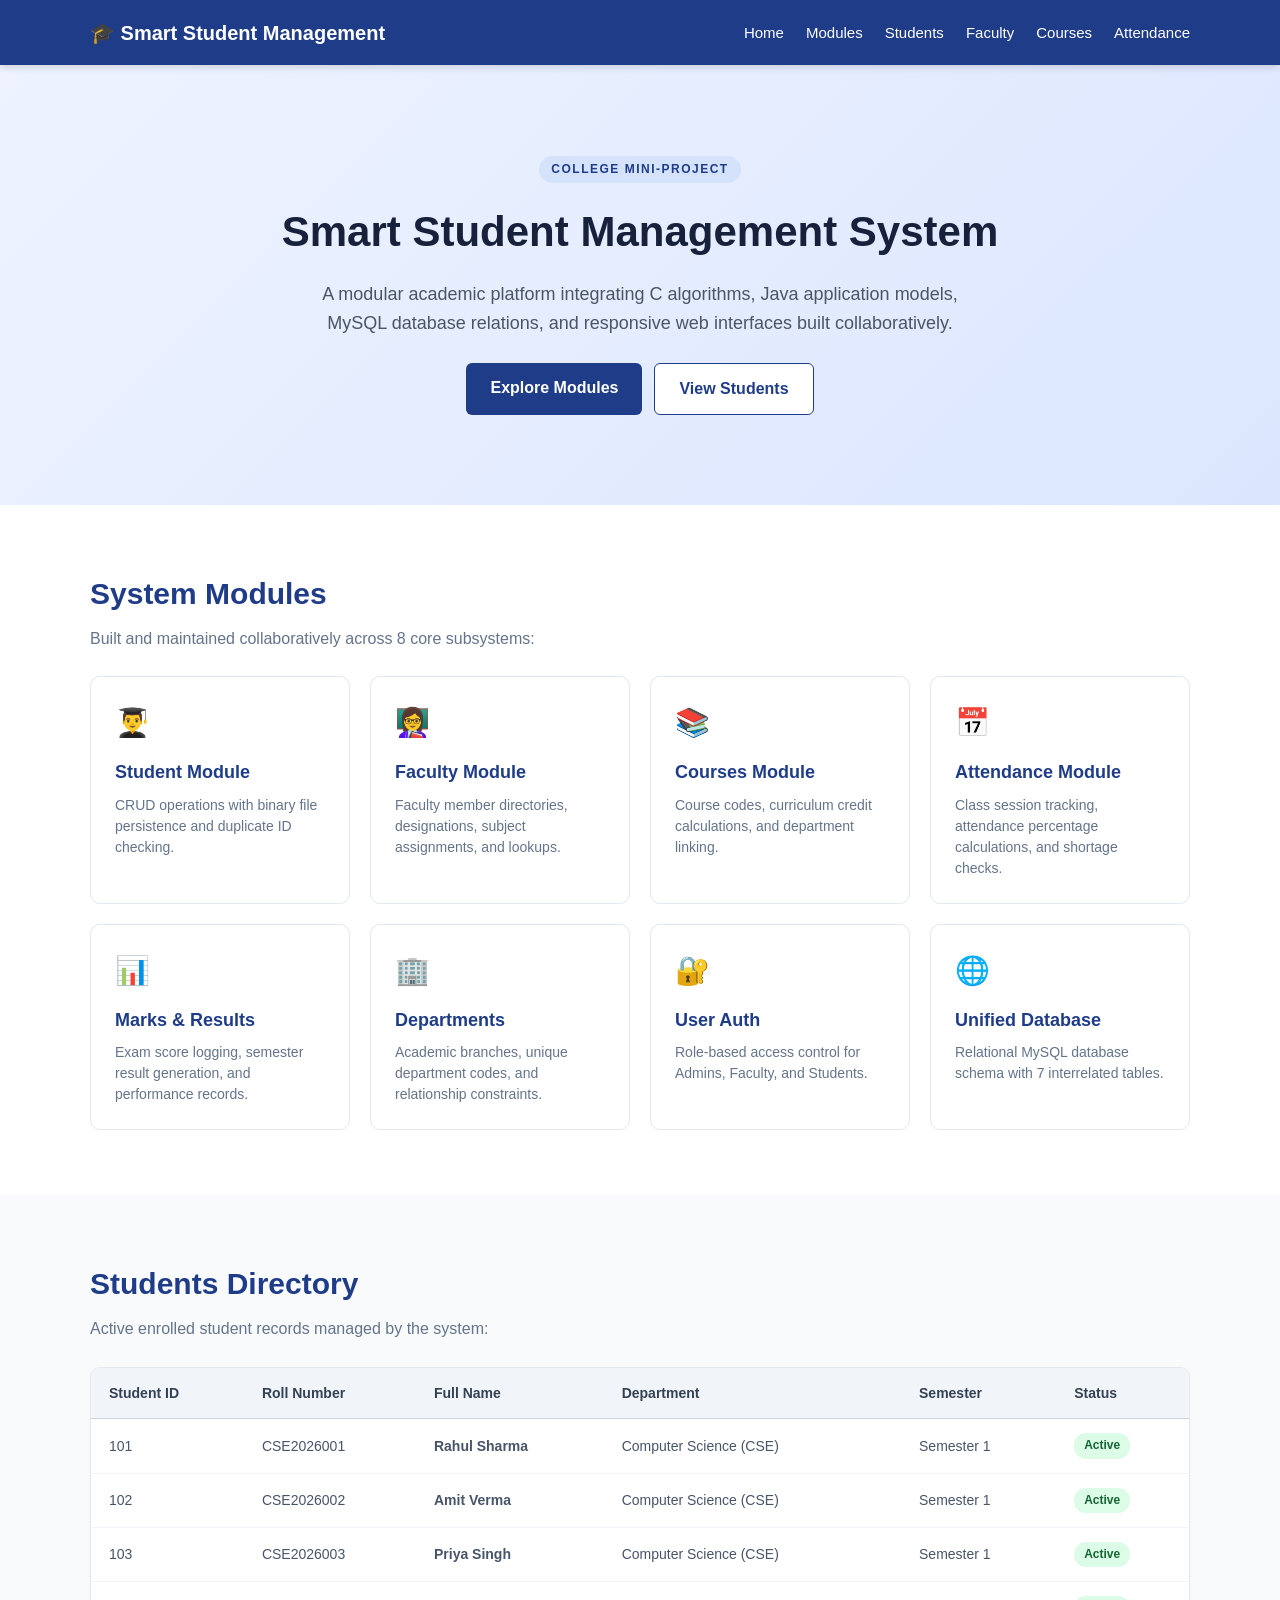
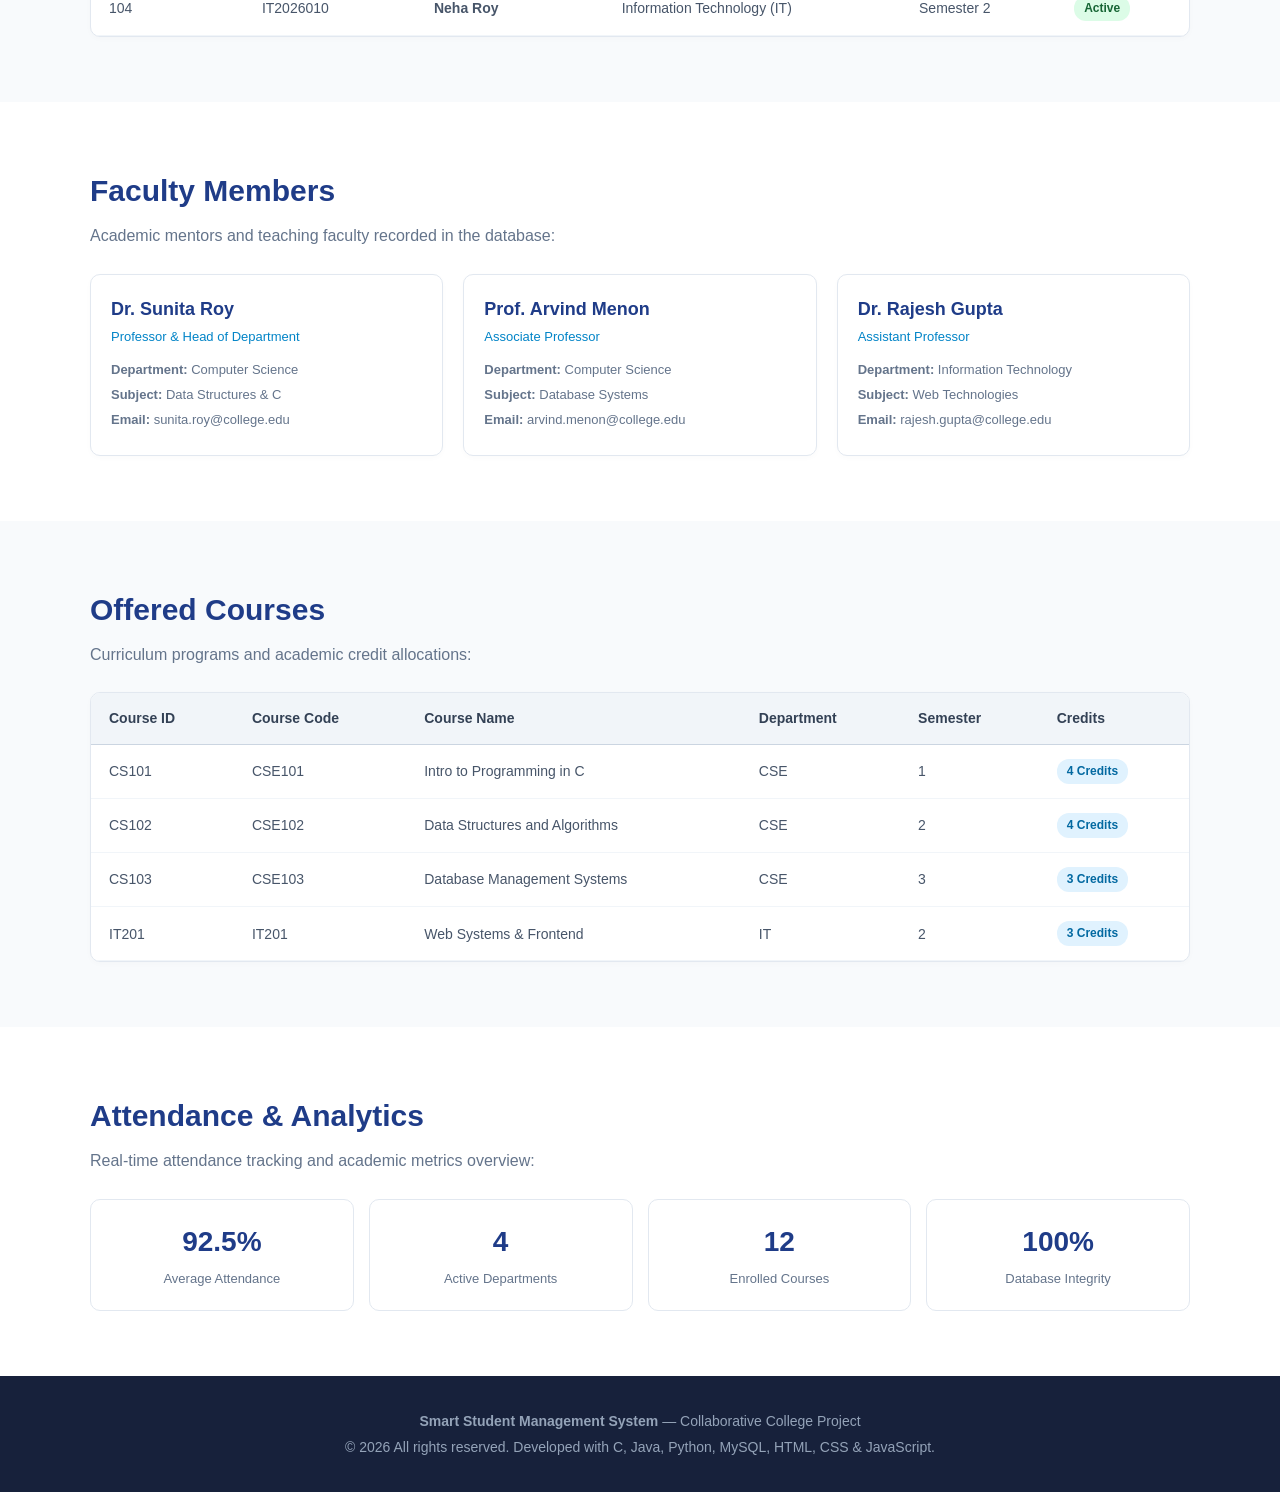
<file: index.html>
<!DOCTYPE html>
<html lang="en">
<head>
    <meta charset="UTF-8">
    <meta http-equiv="refresh" content="0; url=frontend/">
    <title>Smart Student Management System</title>
    <script>
        window.location.replace("frontend/");
    </script>
</head>
<body style="font-family: Arial, sans-serif; text-align: center; padding-top: 50px;">
    <h2>Smart Student Management System</h2>
    <p>Redirecting to live portal... <a href="frontend/">Click here if not redirected</a>.</p>
</body>
</html>
</file>
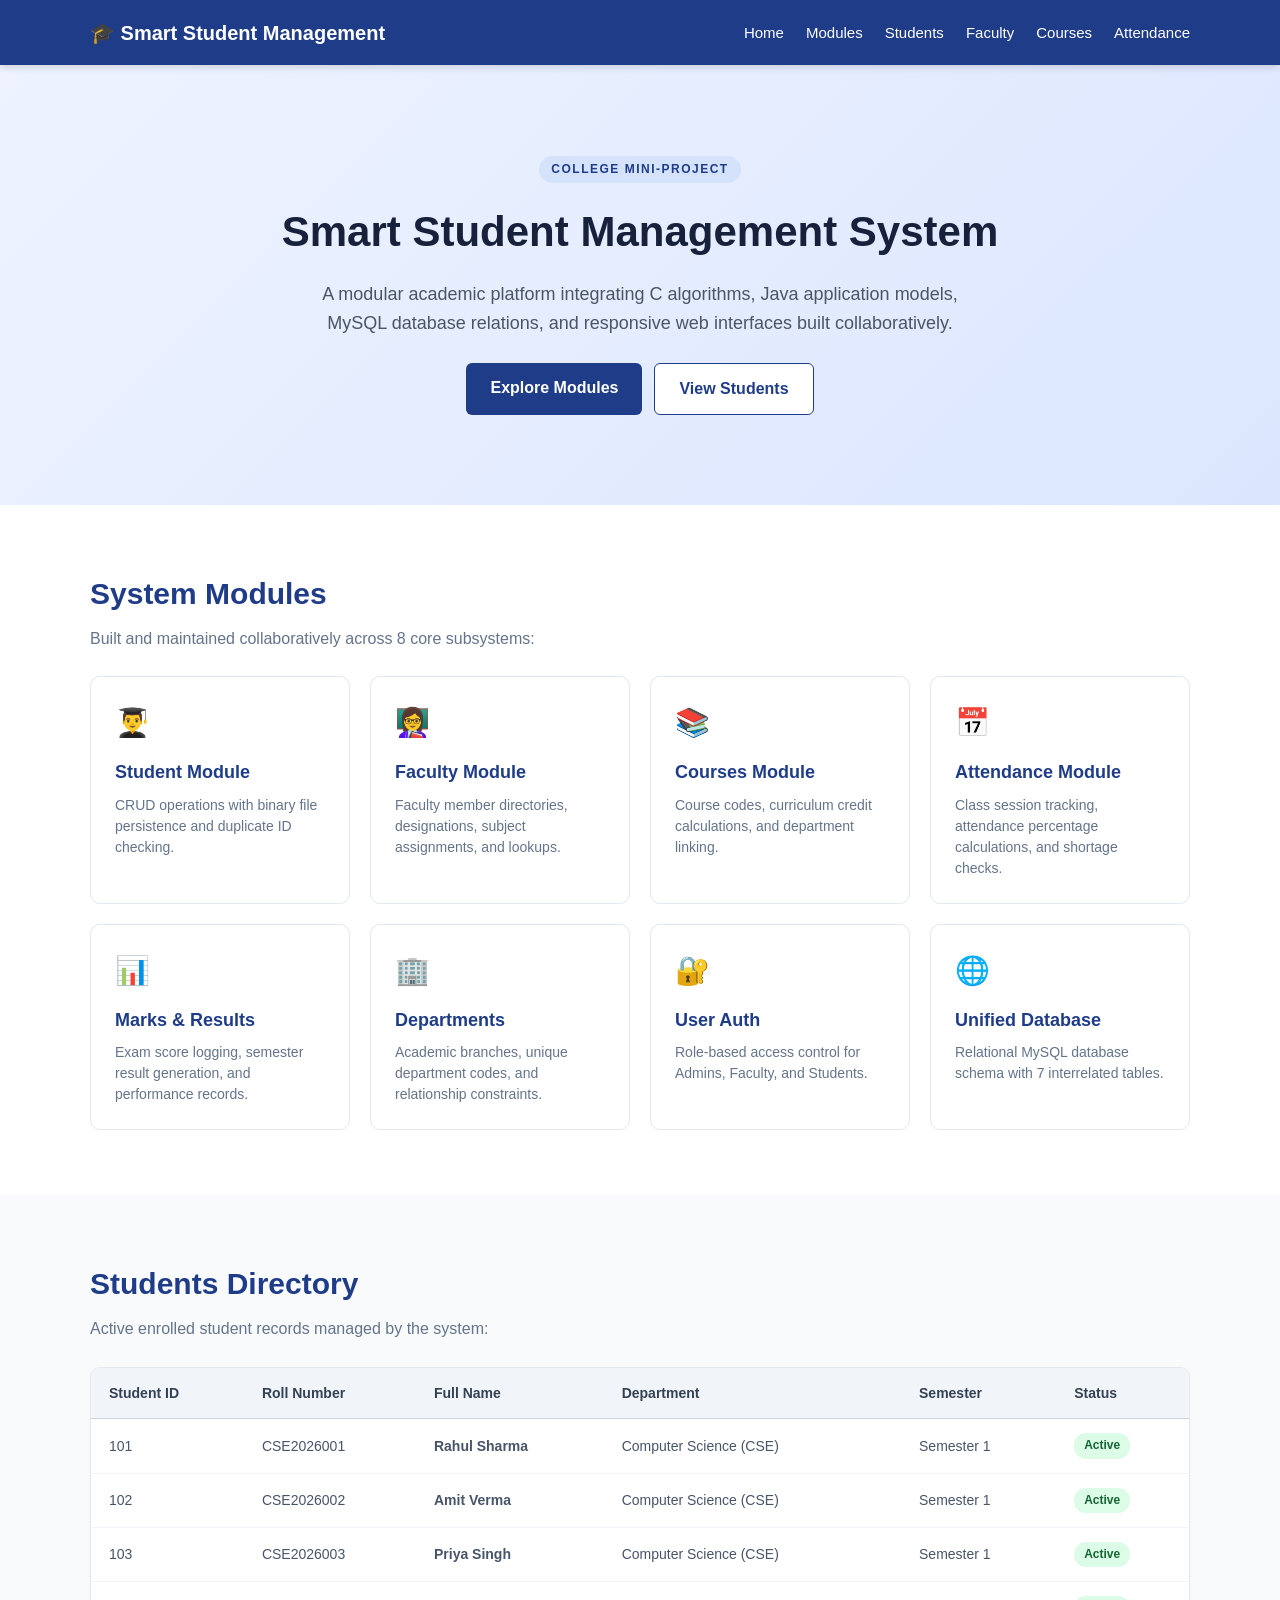
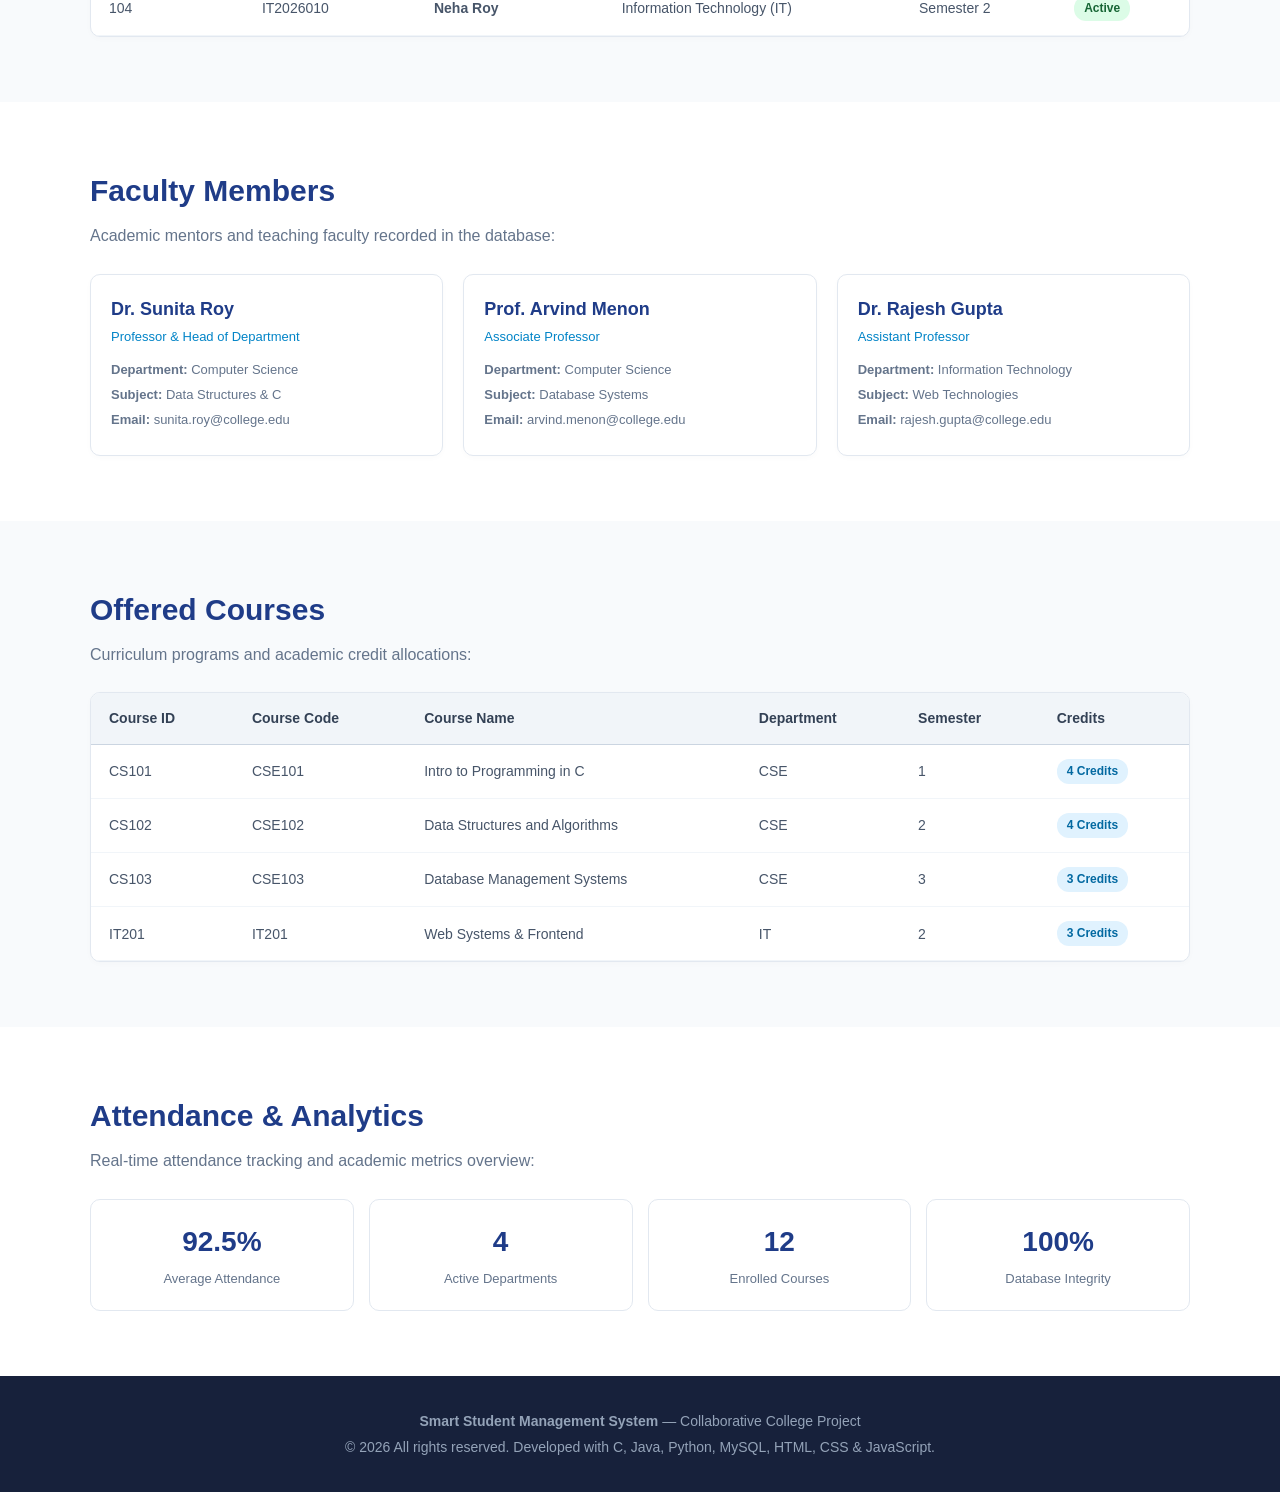
<file: frontend/index.html>
<!DOCTYPE html>
<html lang="en">
<head>
    <meta charset="UTF-8">
    <meta name="viewport" content="width=device-width, initial-scale=1.0">
    <title>Smart Student Management System</title>
    <link rel="stylesheet" href="css/style.css">
</head>

<body>

<header class="header">
    <div class="container nav-container">
        <a href="#home" class="logo">🎓 Smart Student Management</a>

        <button class="menu-btn" id="menuBtn" aria-label="Toggle navigation">☰</button>

        <nav class="nav" id="navMenu">
            <a href="#home">Home</a>
            <a href="#modules">Modules</a>
            <a href="#students">Students</a>
            <a href="#faculty">Faculty</a>
            <a href="#courses">Courses</a>
            <a href="#attendance">Attendance</a>
        </nav>
    </div>
</header>

<main>

    <!-- Hero Section -->
    <section id="home" class="hero">
        <div class="container">
            <span class="tag">COLLEGE MINI-PROJECT</span>
            <h1>Smart Student Management System</h1>
            <p class="hero-text">
                A modular academic platform integrating C algorithms, Java application models, MySQL database relations, and responsive web interfaces built collaboratively.
            </p>
            <div class="hero-btns">
                <a href="#modules" class="btn">Explore Modules</a>
                <a href="#students" class="btn btn-secondary">View Students</a>
            </div>
        </div>
    </section>

    <!-- Module Showcase -->
    <section id="modules" class="section">
        <div class="container">
            <h2>System Modules</h2>
            <p class="section-text">
                Built and maintained collaboratively across 8 core subsystems:
            </p>

            <div class="card-grid">
                <a href="#students" class="card">
                    <div class="card-icon">👨‍🎓</div>
                    <h3>Student Module</h3>
                    <p>CRUD operations with binary file persistence and duplicate ID checking.</p>
                </a>

                <a href="#faculty" class="card">
                    <div class="card-icon">👩‍🏫</div>
                    <h3>Faculty Module</h3>
                    <p>Faculty member directories, designations, subject assignments, and lookups.</p>
                </a>

                <a href="#courses" class="card">
                    <div class="card-icon">📚</div>
                    <h3>Courses Module</h3>
                    <p>Course codes, curriculum credit calculations, and department linking.</p>
                </a>

                <a href="#attendance" class="card">
                    <div class="card-icon">📅</div>
                    <h3>Attendance Module</h3>
                    <p>Class session tracking, attendance percentage calculations, and shortage checks.</p>
                </a>

                <div class="card">
                    <div class="card-icon">📊</div>
                    <h3>Marks & Results</h3>
                    <p>Exam score logging, semester result generation, and performance records.</p>
                </div>

                <div class="card">
                    <div class="card-icon">🏢</div>
                    <h3>Departments</h3>
                    <p>Academic branches, unique department codes, and relationship constraints.</p>
                </div>

                <div class="card">
                    <div class="card-icon">🔐</div>
                    <h3>User Auth</h3>
                    <p>Role-based access control for Admins, Faculty, and Students.</p>
                </div>

                <div class="card">
                    <div class="card-icon">🌐</div>
                    <h3>Unified Database</h3>
                    <p>Relational MySQL database schema with 7 interrelated tables.</p>
                </div>
            </div>
        </div>
    </section>

    <!-- Students Directory -->
    <section id="students" class="section section-light">
        <div class="container">
            <h2>Students Directory</h2>
            <p class="section-text">Active enrolled student records managed by the system:</p>

            <div class="table-responsive">
                <table class="data-table">
                    <thead>
                        <tr>
                            <th>Student ID</th>
                            <th>Roll Number</th>
                            <th>Full Name</th>
                            <th>Department</th>
                            <th>Semester</th>
                            <th>Status</th>
                        </tr>
                    </thead>
                    <tbody>
                        <tr>
                            <td>101</td>
                            <td>CSE2026001</td>
                            <td><strong>Rahul Sharma</strong></td>
                            <td>Computer Science (CSE)</td>
                            <td>Semester 1</td>
                            <td><span class="badge badge-success">Active</span></td>
                        </tr>
                        <tr>
                            <td>102</td>
                            <td>CSE2026002</td>
                            <td><strong>Amit Verma</strong></td>
                            <td>Computer Science (CSE)</td>
                            <td>Semester 1</td>
                            <td><span class="badge badge-success">Active</span></td>
                        </tr>
                        <tr>
                            <td>103</td>
                            <td>CSE2026003</td>
                            <td><strong>Priya Singh</strong></td>
                            <td>Computer Science (CSE)</td>
                            <td>Semester 1</td>
                            <td><span class="badge badge-success">Active</span></td>
                        </tr>
                        <tr>
                            <td>104</td>
                            <td>IT2026010</td>
                            <td><strong>Neha Roy</strong></td>
                            <td>Information Technology (IT)</td>
                            <td>Semester 2</td>
                            <td><span class="badge badge-success">Active</span></td>
                        </tr>
                    </tbody>
                </table>
            </div>
        </div>
    </section>

    <!-- Faculty Directory -->
    <section id="faculty" class="section">
        <div class="container">
            <h2>Faculty Members</h2>
            <p class="section-text">Academic mentors and teaching faculty recorded in the database:</p>

            <div class="faculty-grid">
                <div class="faculty-card">
                    <h4>Dr. Sunita Roy</h4>
                    <div class="desig">Professor & Head of Department</div>
                    <p><strong>Department:</strong> Computer Science</p>
                    <p><strong>Subject:</strong> Data Structures & C</p>
                    <p><strong>Email:</strong> sunita.roy@college.edu</p>
                </div>

                <div class="faculty-card">
                    <h4>Prof. Arvind Menon</h4>
                    <div class="desig">Associate Professor</div>
                    <p><strong>Department:</strong> Computer Science</p>
                    <p><strong>Subject:</strong> Database Systems</p>
                    <p><strong>Email:</strong> arvind.menon@college.edu</p>
                </div>

                <div class="faculty-card">
                    <h4>Dr. Rajesh Gupta</h4>
                    <div class="desig">Assistant Professor</div>
                    <p><strong>Department:</strong> Information Technology</p>
                    <p><strong>Subject:</strong> Web Technologies</p>
                    <p><strong>Email:</strong> rajesh.gupta@college.edu</p>
                </div>
            </div>
        </div>
    </section>

    <!-- Courses Section -->
    <section id="courses" class="section section-light">
        <div class="container">
            <h2>Offered Courses</h2>
            <p class="section-text">Curriculum programs and academic credit allocations:</p>

            <div class="table-responsive">
                <table class="data-table">
                    <thead>
                        <tr>
                            <th>Course ID</th>
                            <th>Course Code</th>
                            <th>Course Name</th>
                            <th>Department</th>
                            <th>Semester</th>
                            <th>Credits</th>
                        </tr>
                    </thead>
                    <tbody>
                        <tr>
                            <td>CS101</td>
                            <td>CSE101</td>
                            <td>Intro to Programming in C</td>
                            <td>CSE</td>
                            <td>1</td>
                            <td><span class="badge badge-info">4 Credits</span></td>
                        </tr>
                        <tr>
                            <td>CS102</td>
                            <td>CSE102</td>
                            <td>Data Structures and Algorithms</td>
                            <td>CSE</td>
                            <td>2</td>
                            <td><span class="badge badge-info">4 Credits</span></td>
                        </tr>
                        <tr>
                            <td>CS103</td>
                            <td>CSE103</td>
                            <td>Database Management Systems</td>
                            <td>CSE</td>
                            <td>3</td>
                            <td><span class="badge badge-info">3 Credits</span></td>
                        </tr>
                        <tr>
                            <td>IT201</td>
                            <td>IT201</td>
                            <td>Web Systems & Frontend</td>
                            <td>IT</td>
                            <td>2</td>
                            <td><span class="badge badge-info">3 Credits</span></td>
                        </tr>
                    </tbody>
                </table>
            </div>
        </div>
    </section>

    <!-- Attendance Overview -->
    <section id="attendance" class="section">
        <div class="container">
            <h2>Attendance & Analytics</h2>
            <p class="section-text">Real-time attendance tracking and academic metrics overview:</p>

            <div class="metrics-grid">
                <div class="metric-card">
                    <div class="metric-value">92.5%</div>
                    <div class="metric-label">Average Attendance</div>
                </div>

                <div class="metric-card">
                    <div class="metric-value">4</div>
                    <div class="metric-label">Active Departments</div>
                </div>

                <div class="metric-card">
                    <div class="metric-value">12</div>
                    <div class="metric-label">Enrolled Courses</div>
                </div>

                <div class="metric-card">
                    <div class="metric-value">100%</div>
                    <div class="metric-label">Database Integrity</div>
                </div>
            </div>
        </div>
    </section>

</main>

<footer class="footer">
    <div class="container">
        <p><strong>Smart Student Management System</strong> — Collaborative College Project</p>
        <p>&copy; <span id="year"></span> All rights reserved. Developed with C, Java, Python, MySQL, HTML, CSS & JavaScript.</p>
    </div>
</footer>

<script src="js/script.js"></script>

</body>
</html>
</file>
<file: frontend/css/style.css>
* {
    margin: 0;
    padding: 0;
    box-sizing: border-box;
}

html {
    scroll-behavior: smooth;
}

body {
    font-family: 'Segoe UI', Tahoma, Geneva, Verdana, sans-serif;
    color: #222;
    background: #ffffff;
    line-height: 1.6;
}

a {
    text-decoration: none;
    color: inherit;
}

.container {
    width: 90%;
    max-width: 1100px;
    margin: auto;
}

/* Header and Navigation */
.header {
    background: #1f3c88;
    color: white;
    position: sticky;
    top: 0;
    z-index: 1000;
    box-shadow: 0 2px 8px rgba(0,0,0,0.15);
}

.nav-container {
    min-height: 65px;
    display: flex;
    align-items: center;
    justify-content: space-between;
}

.logo {
    font-size: 20px;
    font-weight: bold;
    display: flex;
    align-items: center;
    gap: 8px;
}

.nav {
    display: flex;
    gap: 22px;
}

.nav a {
    padding: 8px 0;
    font-size: 15px;
    transition: color 0.2s;
}

.nav a:hover {
    color: #ffd166;
}

.menu-btn {
    display: none;
    background: none;
    border: none;
    color: white;
    font-size: 25px;
    cursor: pointer;
}

/* Hero Section */
.hero {
    background: linear-gradient(135deg, #eef3ff 0%, #dbe6fe 100%);
    padding: 90px 0;
    text-align: center;
}

.tag {
    display: inline-block;
    font-size: 12px;
    font-weight: 700;
    letter-spacing: 1.5px;
    color: #1f3c88;
    background: #d4e2fc;
    padding: 4px 12px;
    border-radius: 20px;
    margin-bottom: 15px;
}

.hero h1 {
    font-size: 42px;
    margin-bottom: 15px;
    color: #17213b;
}

.hero-text {
    max-width: 680px;
    margin: 0 auto 25px;
    color: #4b5563;
    font-size: 18px;
}

.hero-btns {
    display: flex;
    gap: 12px;
    justify-content: center;
}

.btn {
    display: inline-block;
    background: #1f3c88;
    color: white;
    padding: 12px 24px;
    border-radius: 6px;
    font-weight: 600;
    transition: background 0.2s, transform 0.2s;
}

.btn:hover {
    background: #162d68;
    transform: translateY(-2px);
}

.btn-secondary {
    background: white;
    color: #1f3c88;
    border: 1px solid #1f3c88;
}

.btn-secondary:hover {
    background: #eef3ff;
}

/* Sections */
.section {
    padding: 65px 0;
}

.section-light {
    background: #f8fafc;
}

.section h2 {
    font-size: 30px;
    margin-bottom: 8px;
    color: #1f3c88;
}

.section-text {
    margin-bottom: 25px;
    color: #64748b;
}

/* Module Cards */
.card-grid {
    display: grid;
    grid-template-columns: repeat(4, 1fr);
    gap: 20px;
    margin-top: 25px;
}

.card {
    padding: 24px;
    border: 1px solid #e2e8f0;
    border-radius: 10px;
    background: white;
    transition: transform 0.2s, box-shadow 0.2s;
}

.card:hover {
    transform: translateY(-4px);
    box-shadow: 0 8px 20px rgba(0, 0, 0, 0.08);
    border-color: #cbd5e1;
}

.card-icon {
    font-size: 28px;
    margin-bottom: 12px;
}

.card h3 {
    margin-bottom: 8px;
    color: #1f3c88;
    font-size: 18px;
}

.card p {
    font-size: 14px;
    color: #64748b;
    line-height: 1.5;
}

/* Data Table */
.table-responsive {
    overflow-x: auto;
    background: white;
    border-radius: 10px;
    border: 1px solid #e2e8f0;
    box-shadow: 0 2px 6px rgba(0,0,0,0.02);
    margin-top: 20px;
}

.data-table {
    width: 100%;
    border-collapse: collapse;
    text-align: left;
    font-size: 14px;
}

.data-table th {
    background: #f1f5f9;
    color: #334155;
    padding: 14px 18px;
    font-weight: 600;
    border-bottom: 1px solid #cbd5e1;
}

.data-table td {
    padding: 14px 18px;
    border-bottom: 1px solid #f1f5f9;
    color: #475569;
}

.data-table tr:hover {
    background: #f8fafc;
}

/* Badges */
.badge {
    display: inline-block;
    padding: 3px 10px;
    border-radius: 12px;
    font-size: 12px;
    font-weight: 600;
}

.badge-success {
    background: #dcfce7;
    color: #166534;
}

.badge-warning {
    background: #fef9c3;
    color: #854d0e;
}

.badge-info {
    background: #e0f2fe;
    color: #0369a1;
}

/* Faculty Grid */
.faculty-grid {
    display: grid;
    grid-template-columns: repeat(3, 1fr);
    gap: 20px;
    margin-top: 20px;
}

.faculty-card {
    background: white;
    border: 1px solid #e2e8f0;
    border-radius: 10px;
    padding: 20px;
    box-shadow: 0 2px 6px rgba(0,0,0,0.02);
}

.faculty-card h4 {
    color: #1f3c88;
    font-size: 18px;
    margin-bottom: 4px;
}

.faculty-card .desig {
    font-size: 13px;
    color: #0284c7;
    margin-bottom: 12px;
}

.faculty-card p {
    font-size: 13px;
    color: #64748b;
    margin-bottom: 4px;
}

/* Metrics Grid */
.metrics-grid {
    display: grid;
    grid-template-columns: repeat(4, 1fr);
    gap: 15px;
    margin-top: 20px;
}

.metric-card {
    background: white;
    border: 1px solid #e2e8f0;
    border-radius: 10px;
    padding: 20px;
    text-align: center;
}

.metric-value {
    font-size: 28px;
    font-weight: 700;
    color: #1f3c88;
    margin-bottom: 4px;
}

.metric-label {
    font-size: 13px;
    color: #64748b;
}

/* Footer */
.footer {
    background: #17213b;
    color: #94a3b8;
    text-align: center;
    padding: 30px 0;
    font-size: 14px;
}

.footer p {
    margin: 4px 0;
}

/* Tablet */
@media (max-width: 850px) {
    .menu-btn {
        display: block;
    }

    .nav {
        display: none;
        position: absolute;
        top: 65px;
        left: 0;
        width: 100%;
        background: #1f3c88;
        flex-direction: column;
        gap: 0;
        padding: 10px 5%;
        box-shadow: 0 4px 10px rgba(0,0,0,0.2);
    }

    .nav.active {
        display: flex;
    }

    .nav a {
        padding: 12px 0;
        border-bottom: 1px solid rgba(255,255,255,0.1);
    }

    .hero h1 {
        font-size: 32px;
    }

    .card-grid {
        grid-template-columns: repeat(2, 1fr);
    }

    .faculty-grid {
        grid-template-columns: repeat(2, 1fr);
    }

    .metrics-grid {
        grid-template-columns: repeat(2, 1fr);
    }
}

/* Mobile */
@media (max-width: 520px) {
    .card-grid, .faculty-grid, .metrics-grid {
        grid-template-columns: 1fr;
    }

    .hero {
        padding: 60px 0;
    }

    .hero-btns {
        flex-direction: column;
    }
}
</file>
